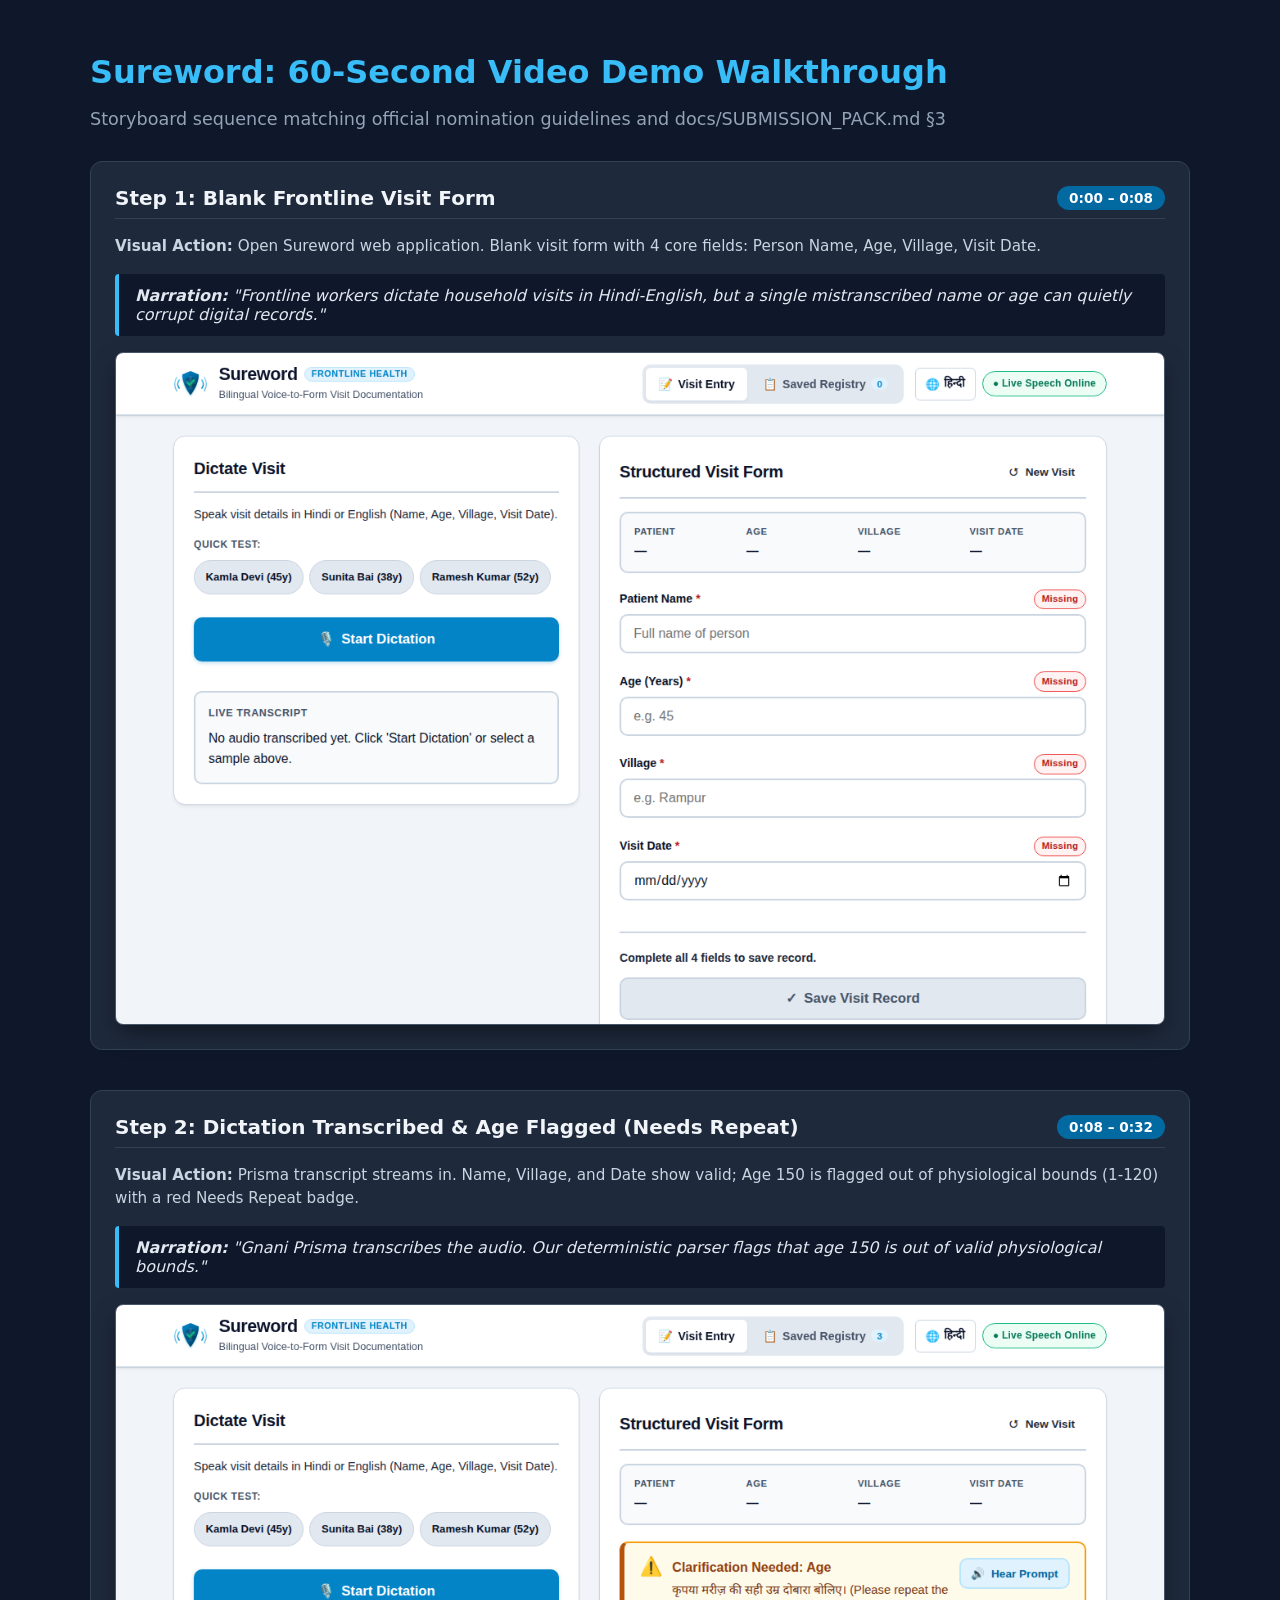
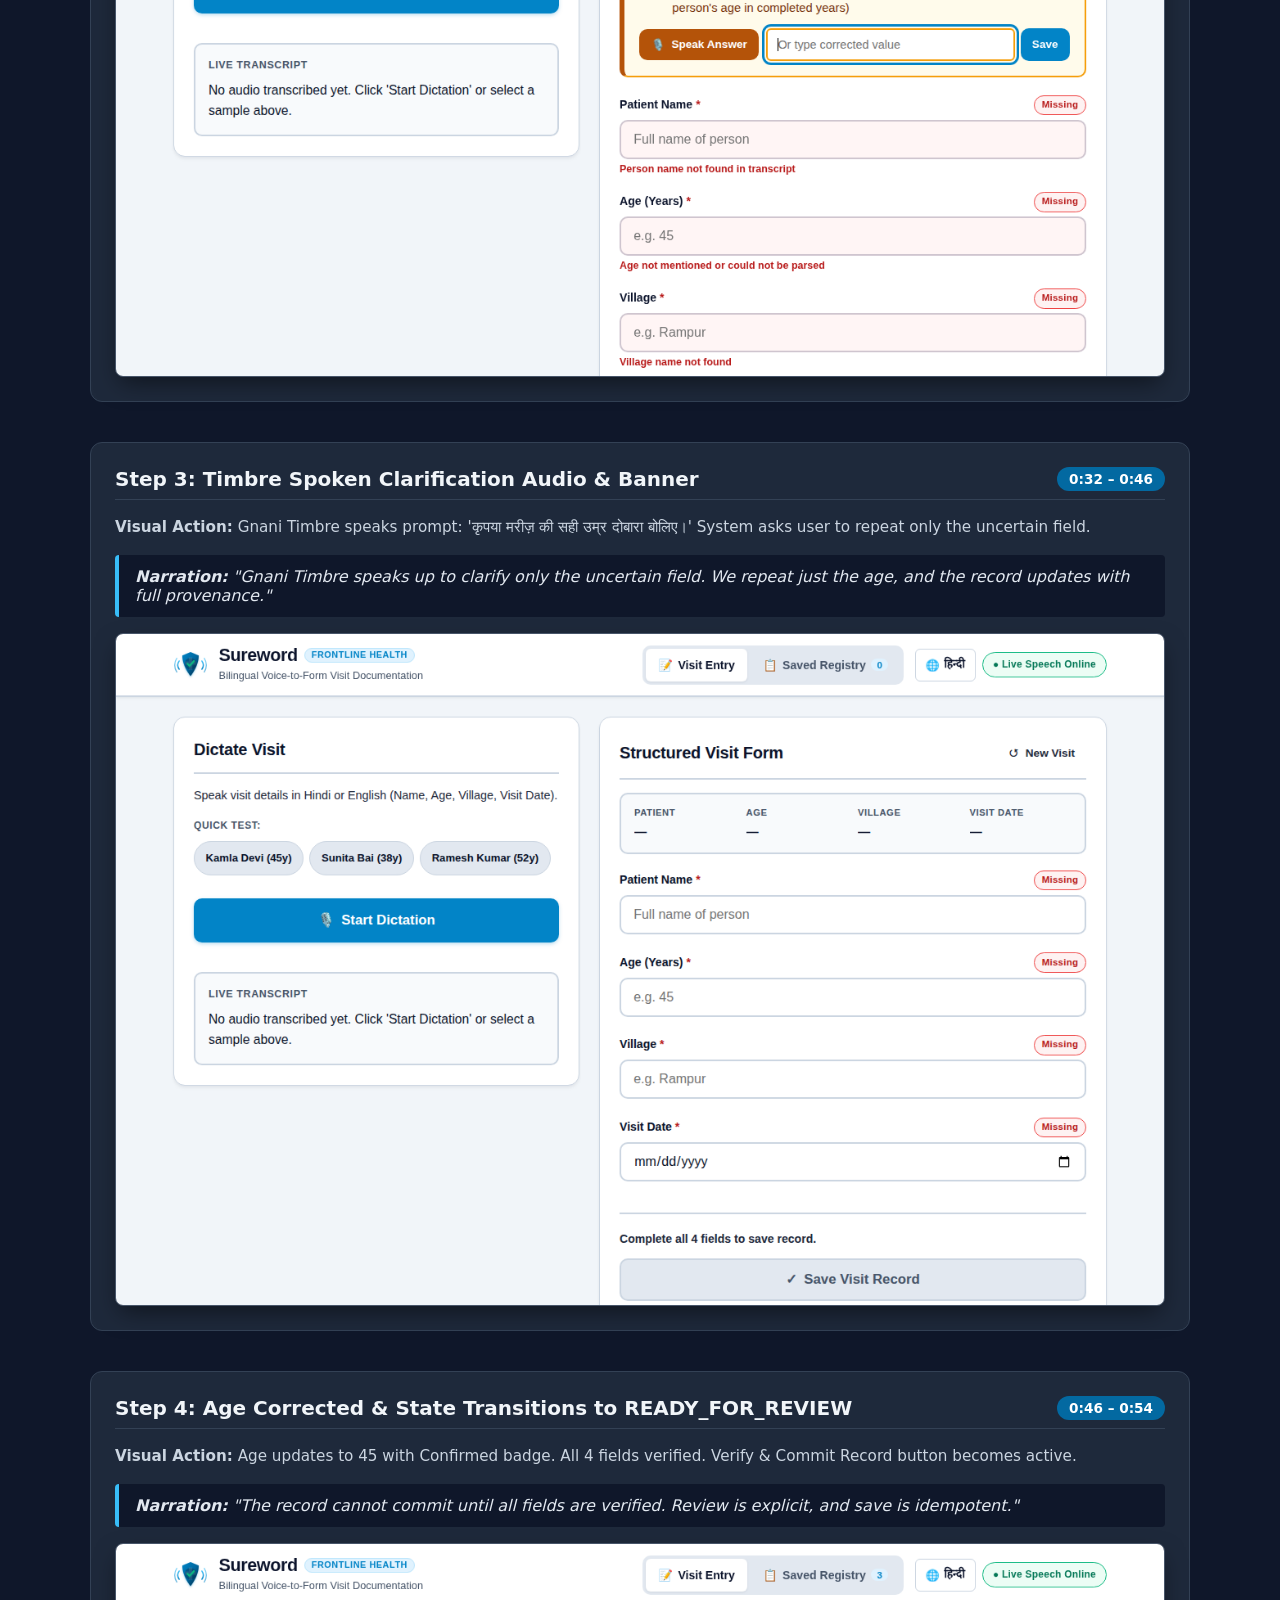
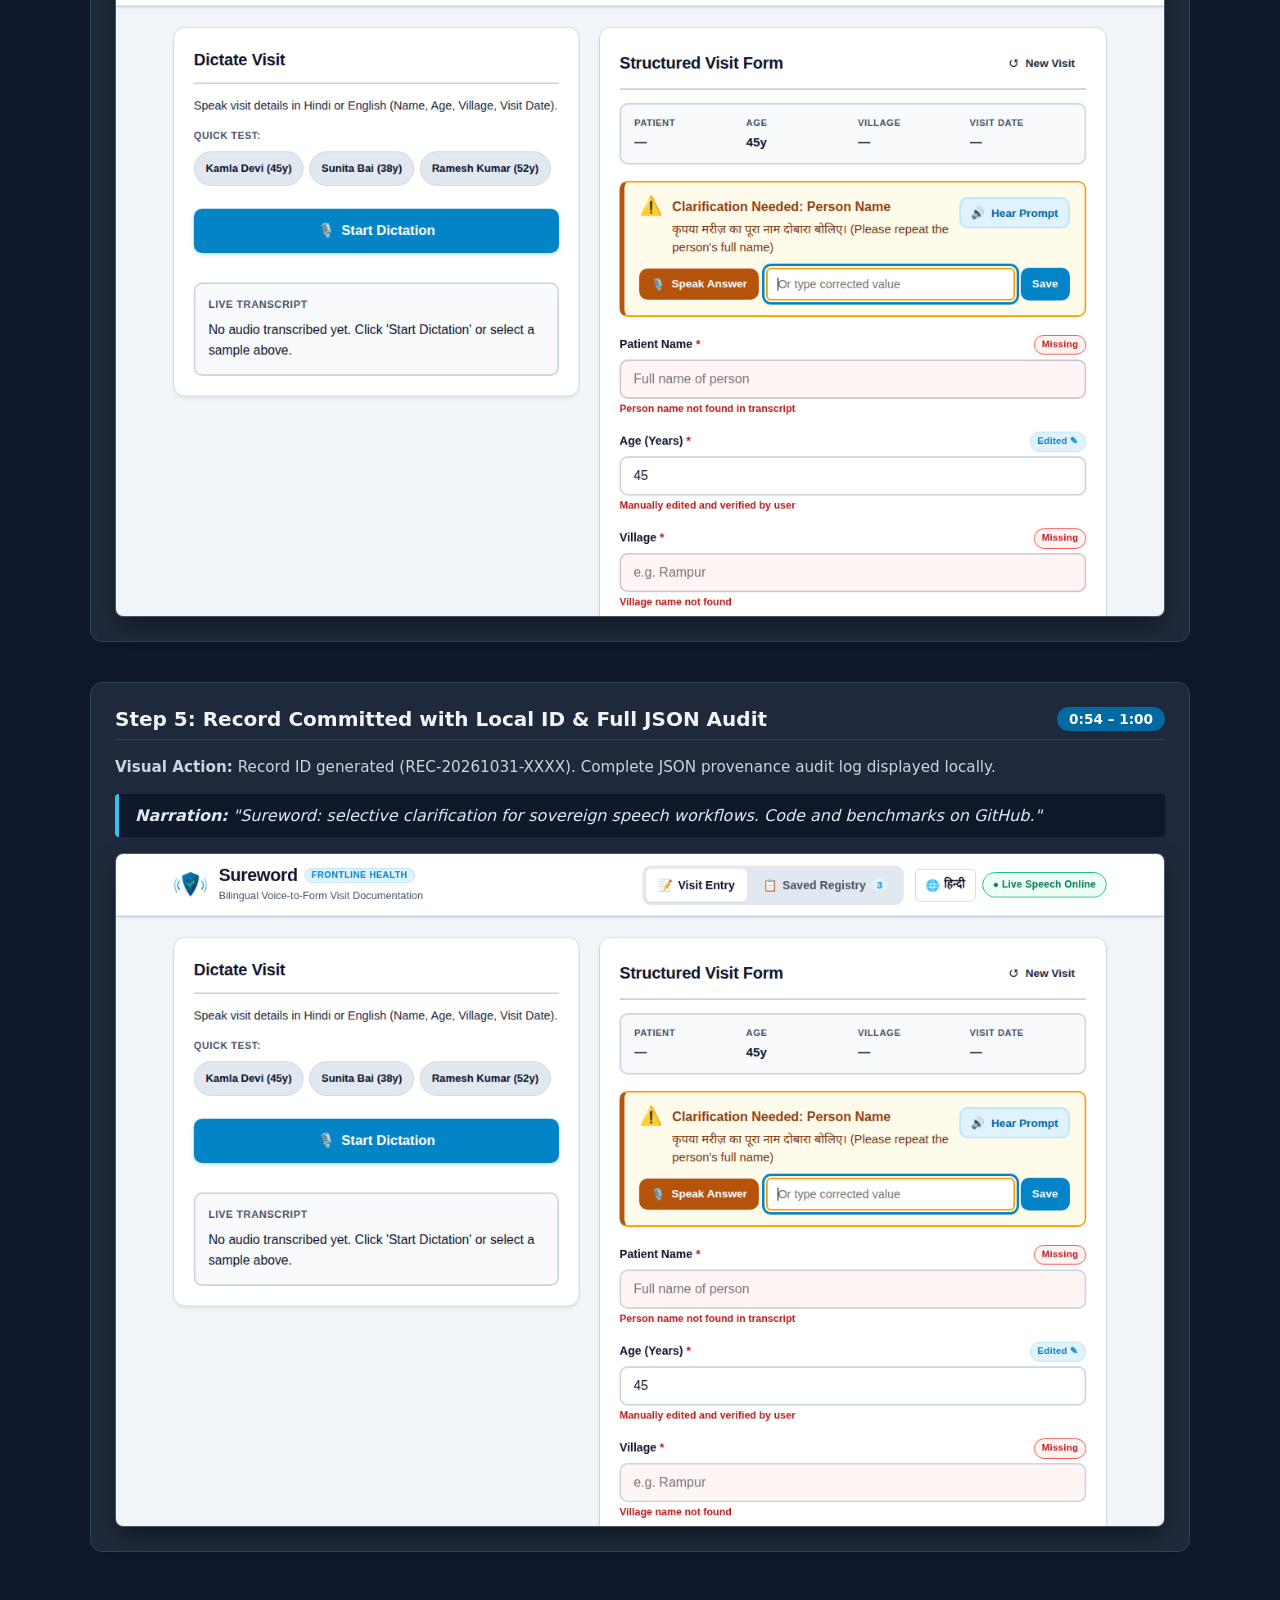
<file: artifacts/demo/demo_preview.html>
<!DOCTYPE html>
<html lang="en">
<head>
  <meta charset="UTF-8">
  <meta name="viewport" content="width=device-width, initial-scale=1.0">
  <title>Sureword — 60-Second Demo Storyboard Walkthrough</title>
  <style>
    body { font-family: system-ui, -apple-system, sans-serif; background: #0f172a; color: #f8fafc; margin: 0; padding: 2rem; }
    .container { max-width: 1100px; margin: 0 auto; }
    h1 { color: #38bdf8; margin-bottom: 0.5rem; }
    p.lead { color: #94a3b8; font-size: 1.1rem; margin-bottom: 2rem; }
    .step-card { background: #1e293b; border-radius: 12px; padding: 1.5rem; margin-bottom: 2.5rem; border: 1px solid #334155; }
    .step-header { display: flex; justify-content: space-between; align-items: center; margin-bottom: 1rem; border-bottom: 1px solid #334155; padding-bottom: 0.5rem; }
    .step-title { font-size: 1.25rem; font-weight: 600; color: #f1f5f9; }
    .step-time { background: #0369a1; color: white; padding: 0.25rem 0.75rem; border-radius: 9999px; font-size: 0.85rem; font-weight: bold; }
    .step-desc { color: #cbd5e1; margin-bottom: 1rem; font-size: 0.95rem; line-height: 1.5; }
    .step-narration { background: #0f172a; border-left: 4px solid #38bdf8; padding: 0.75rem 1rem; border-radius: 4px; font-style: italic; color: #e2e8f0; margin-bottom: 1rem; }
    .step-img-wrap { border: 1px solid #475569; border-radius: 8px; overflow: hidden; box-shadow: 0 10px 25px -5px rgba(0,0,0,0.5); }
    .step-img-wrap img { width: 100%; height: auto; display: block; }
  </style>
</head>
<body>
  <div class="container">
    <h1>Sureword: 60-Second Video Demo Walkthrough</h1>
    <p class="lead">Storyboard sequence matching official nomination guidelines and docs/SUBMISSION_PACK.md §3</p>

    <div class="step-card">
      <div class="step-header">
        <div class="step-title">Step 1: Blank Frontline Visit Form</div>
        <div class="step-time">0:00 – 0:08</div>
      </div>
      <div class="step-desc"><strong>Visual Action:</strong> Open Sureword web application. Blank visit form with 4 core fields: Person Name, Age, Village, Visit Date.</div>
      <div class="step-narration"><strong>Narration:</strong> "Frontline workers dictate household visits in Hindi-English, but a single mistranscribed name or age can quietly corrupt digital records."</div>
      <div class="step-img-wrap">
        <img src="step1_blank_form.png" alt="Step 1: Blank Frontline Visit Form">
      </div>
    </div>

    <div class="step-card">
      <div class="step-header">
        <div class="step-title">Step 2: Dictation Transcribed & Age Flagged (Needs Repeat)</div>
        <div class="step-time">0:08 – 0:32</div>
      </div>
      <div class="step-desc"><strong>Visual Action:</strong> Prisma transcript streams in. Name, Village, and Date show valid; Age 150 is flagged out of physiological bounds (1-120) with a red Needs Repeat badge.</div>
      <div class="step-narration"><strong>Narration:</strong> "Gnani Prisma transcribes the audio. Our deterministic parser flags that age 150 is out of valid physiological bounds."</div>
      <div class="step-img-wrap">
        <img src="step2_dictation_flagged.png" alt="Step 2: Dictation Transcribed & Age Flagged (Needs Repeat)">
      </div>
    </div>

    <div class="step-card">
      <div class="step-header">
        <div class="step-title">Step 3: Timbre Spoken Clarification Audio & Banner</div>
        <div class="step-time">0:32 – 0:46</div>
      </div>
      <div class="step-desc"><strong>Visual Action:</strong> Gnani Timbre speaks prompt: 'कृपया मरीज़ की सही उम्र दोबारा बोलिए।' System asks user to repeat only the uncertain field.</div>
      <div class="step-narration"><strong>Narration:</strong> "Gnani Timbre speaks up to clarify only the uncertain field. We repeat just the age, and the record updates with full provenance."</div>
      <div class="step-img-wrap">
        <img src="step3_clarification_banner.png" alt="Step 3: Timbre Spoken Clarification Audio & Banner">
      </div>
    </div>

    <div class="step-card">
      <div class="step-header">
        <div class="step-title">Step 4: Age Corrected & State Transitions to READY_FOR_REVIEW</div>
        <div class="step-time">0:46 – 0:54</div>
      </div>
      <div class="step-desc"><strong>Visual Action:</strong> Age updates to 45 with Confirmed badge. All 4 fields verified. Verify & Commit Record button becomes active.</div>
      <div class="step-narration"><strong>Narration:</strong> "The record cannot commit until all fields are verified. Review is explicit, and save is idempotent."</div>
      <div class="step-img-wrap">
        <img src="step4_ready_for_review.png" alt="Step 4: Age Corrected & State Transitions to READY_FOR_REVIEW">
      </div>
    </div>

    <div class="step-card">
      <div class="step-header">
        <div class="step-title">Step 5: Record Committed with Local ID & Full JSON Audit</div>
        <div class="step-time">0:54 – 1:00</div>
      </div>
      <div class="step-desc"><strong>Visual Action:</strong> Record ID generated (REC-20261031-XXXX). Complete JSON provenance audit log displayed locally.</div>
      <div class="step-narration"><strong>Narration:</strong> "Sureword: selective clarification for sovereign speech workflows. Code and benchmarks on GitHub."</div>
      <div class="step-img-wrap">
        <img src="step5_committed_record.png" alt="Step 5: Record Committed with Local ID & Full JSON Audit">
      </div>
    </div>

  </div>
</body>
</html>
</file>
